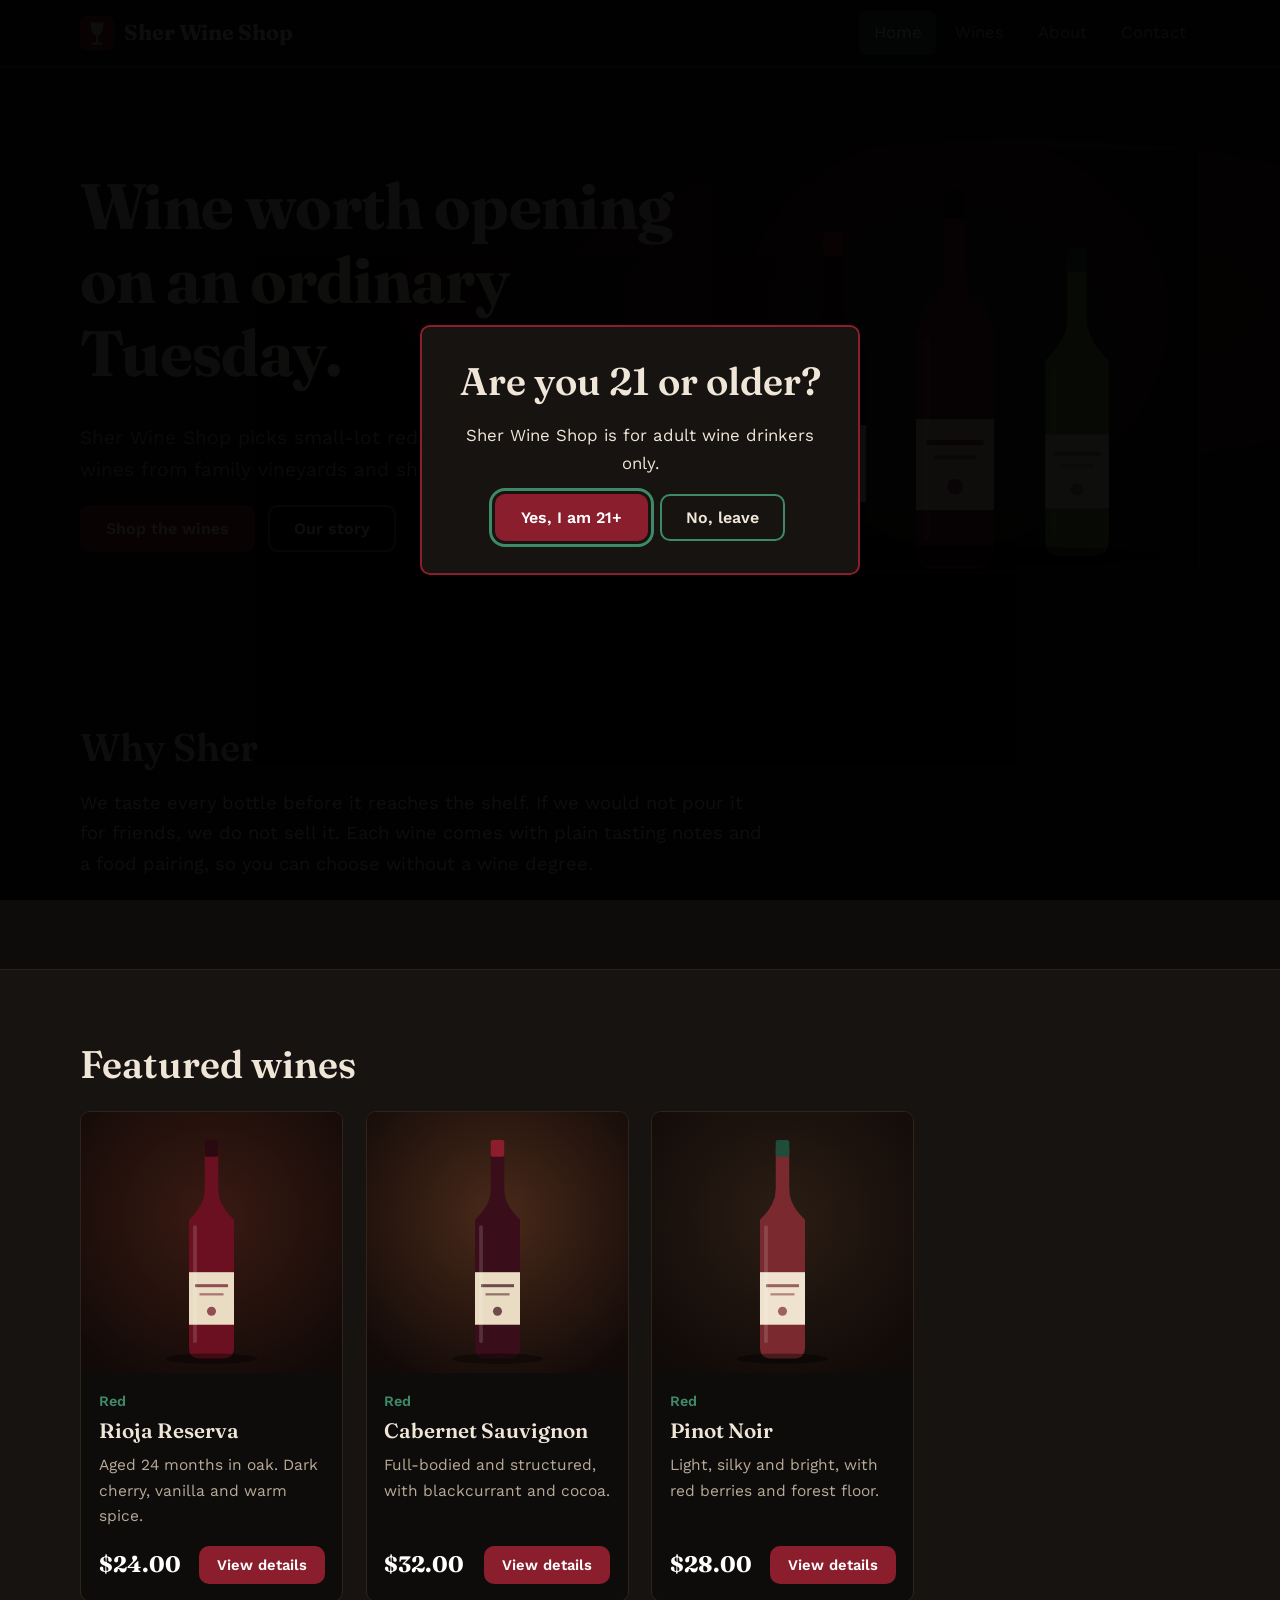
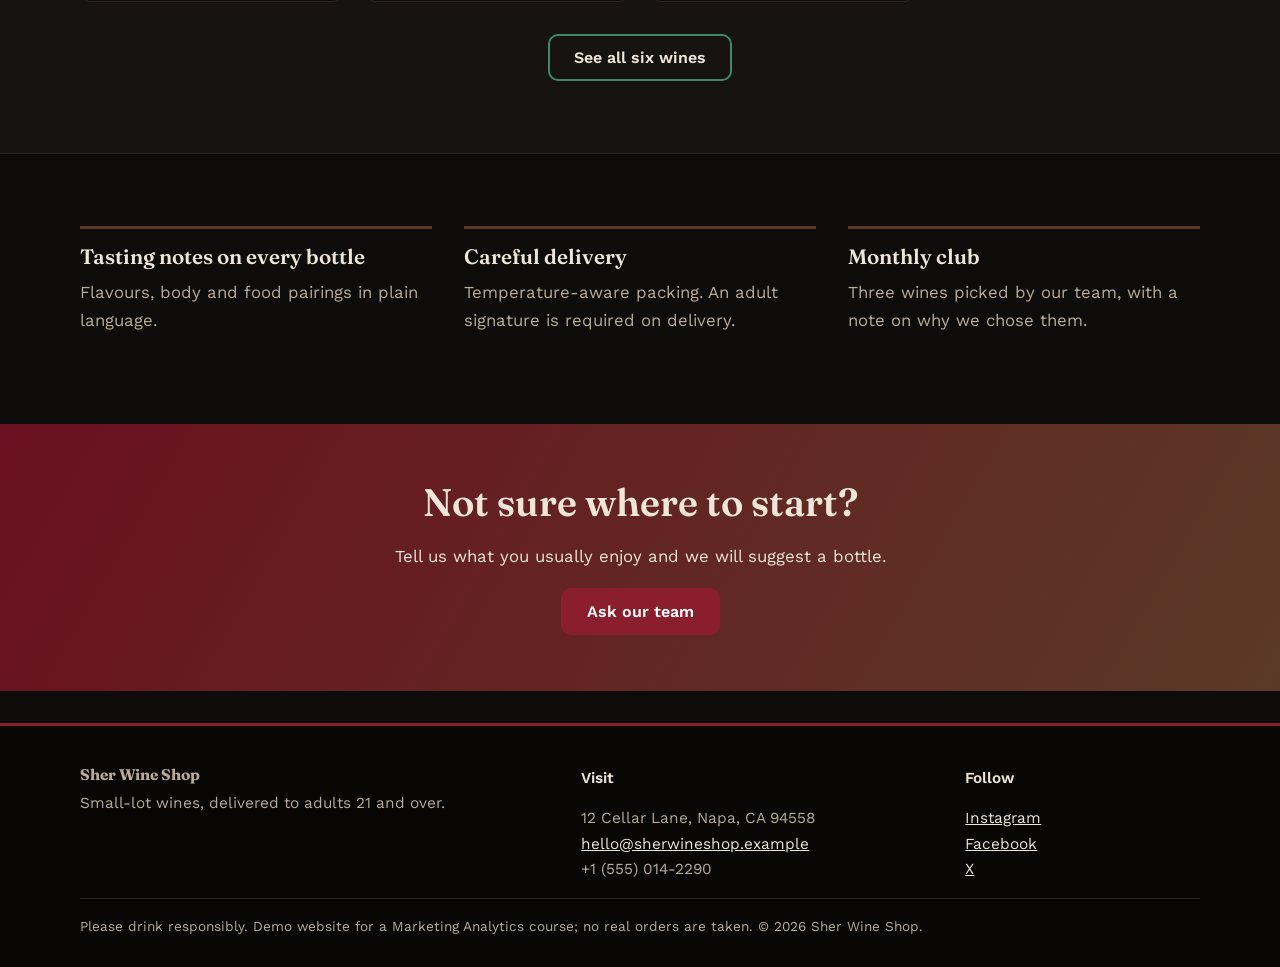
<file: index.html>
<!DOCTYPE html>
<html lang="en">
<head>
<meta charset="UTF-8">
<meta name="viewport" content="width=device-width, initial-scale=1">
<title>Home | Sher Wine Shop</title>
<meta name="description" content="Sher Wine Shop sells small-lot red, white and sparkling wines to adults 21 and over.">
<link rel="icon" href="images/favicon.svg" type="image/svg+xml">
<link rel="preconnect" href="https://fonts.googleapis.com">
<link rel="preconnect" href="https://fonts.gstatic.com" crossorigin>
<link href="https://fonts.googleapis.com/css2?family=Fraunces:opsz,wght@9..144,400;9..144,600;9..144,700&family=Work+Sans:wght@400;500;600&display=swap" rel="stylesheet">
<link rel="stylesheet" href="style.css">
<!-- Google Analytics 4: replace G-XXXXXXXXXX with your Measurement ID -->
<script async src="https://www.googletagmanager.com/gtag/js?id=G-V2CHQTTVBF"></script>
<script>
window.dataLayer=window.dataLayer||[];
function gtag(){dataLayer.push(arguments);}
gtag('js',new Date());
gtag('config','G-XXXXXXXXXX');
</script>
</head>
<body>
<a class="skip" href="#main">Skip to content</a>
<header class="site-header">
<div class="wrap bar">
<a class="logo" href="index.html" aria-label="Sher Wine Shop home"><img src="images/favicon.svg" alt="" width="34" height="34"><span>Sher Wine Shop</span></a>
<button class="nav-toggle" aria-expanded="false" aria-controls="nav" aria-label="Open menu">Menu</button>
<nav id="nav" aria-label="Main"><ul><li><a href="index.html" aria-current="page">Home</a></li><li><a href="products.html">Wines</a></li><li><a href="about.html">About</a></li><li><a href="contact.html">Contact</a></li></ul></nav>
</div>
</header>
<main id="main">
<section class="hero"><div class="wrap hero-grid">
<div><h1>Wine worth opening on an ordinary Tuesday.</h1>
<p class="lead">Sher Wine Shop picks small-lot reds, whites and sparkling wines from family vineyards and ships them to your door.</p>
<div class="btn-row"><a class="btn" href="products.html" data-cta="hero_shop">Shop the wines</a><a class="btn ghost" href="about.html" data-cta="hero_story">Our story</a></div></div>
<img class="hero-img" src="images/hero.svg" alt="Three bottles of wine: red, deep red and white" width="600" height="520"></div></section>
<section class="section"><div class="wrap intro"><h2>Why Sher</h2>
<p>We taste every bottle before it reaches the shelf. If we would not pour it for friends, we do not sell it. Each wine comes with plain tasting notes and a food pairing, so you can choose without a wine degree.</p></div></section>
<section class="section tint"><div class="wrap"><h2>Featured wines</h2><div class="grid"><article class="card" data-category="Red">
<img src="images/wine-1.svg" alt="Bottle of Rioja Reserva" loading="lazy" width="400" height="400">
<div class="card-body"><p class="cat">Red</p><h3>Rioja Reserva</h3><p>Aged 24 months in oak. Dark cherry, vanilla and warm spice.</p>
<div class="buy"><span class="price">$24.00</span><button class="btn small" data-id="WINE-01" data-name="Rioja Reserva" data-category="Red" data-price="24.0" data-notes="Dark cherry, vanilla, cedar. Pairs with lamb and aged cheese." data-origin="Rioja, Spain">View details</button></div></div></article><article class="card" data-category="Red">
<img src="images/wine-2.svg" alt="Bottle of Cabernet Sauvignon" loading="lazy" width="400" height="400">
<div class="card-body"><p class="cat">Red</p><h3>Cabernet Sauvignon</h3><p>Full-bodied and structured, with blackcurrant and cocoa.</p>
<div class="buy"><span class="price">$32.00</span><button class="btn small" data-id="WINE-02" data-name="Cabernet Sauvignon" data-category="Red" data-price="32.0" data-notes="Blackcurrant, cocoa, firm tannins. Pairs with steak." data-origin="Napa Valley, USA">View details</button></div></div></article><article class="card" data-category="Red">
<img src="images/wine-3.svg" alt="Bottle of Pinot Noir" loading="lazy" width="400" height="400">
<div class="card-body"><p class="cat">Red</p><h3>Pinot Noir</h3><p>Light, silky and bright, with red berries and forest floor.</p>
<div class="buy"><span class="price">$28.00</span><button class="btn small" data-id="WINE-03" data-name="Pinot Noir" data-category="Red" data-price="28.0" data-notes="Raspberry, earth, soft tannins. Pairs with salmon and mushrooms." data-origin="Willamette Valley, USA">View details</button></div></div></article></div>
<p class="center"><a class="btn ghost" href="products.html" data-cta="see_all_wines">See all six wines</a></p></div></section>
<section class="section"><div class="wrap perks">
<div><h3>Tasting notes on every bottle</h3><p>Flavours, body and food pairings in plain language.</p></div>
<div><h3>Careful delivery</h3><p>Temperature-aware packing. An adult signature is required on delivery.</p></div>
<div><h3>Monthly club</h3><p>Three wines picked by our team, with a note on why we chose them.</p></div></div></section>
<section class="cta-band"><div class="wrap"><h2>Not sure where to start?</h2><p>Tell us what you usually enjoy and we will suggest a bottle.</p><a class="btn" href="contact.html" data-cta="band_contact">Ask our team</a></div></section>
</main>
<footer class="site-footer">
<div class="wrap foot">
<div><p class="logo-text">Sher Wine Shop</p><p>Small-lot wines, delivered to adults 21 and over.</p></div>
<div><p class="fh">Visit</p><p>12 Cellar Lane, Napa, CA 94558<br><a href="mailto:hello@sherwineshop.example">hello@sherwineshop.example</a><br>+1 (555) 014-2290</p></div>
<div><p class="fh">Follow</p><p><a href="#" data-social="instagram">Instagram</a><br><a href="#" data-social="facebook">Facebook</a><br><a href="#" data-social="x">X</a></p></div>
</div>
<p class="wrap legal">Please drink responsibly. Demo website for a Marketing Analytics course; no real orders are taken. &copy; 2026 Sher Wine Shop.</p>
</footer>
<div id="age-gate" class="age-gate" role="dialog" aria-modal="true" aria-labelledby="age-title" hidden>
<div class="age-box"><h2 id="age-title">Are you 21 or older?</h2><p>Sher Wine Shop is for adult wine drinkers only.</p>
<div class="btn-row"><button class="btn" id="age-yes">Yes, I am 21+</button><a class="btn ghost" href="https://www.responsibility.org/" rel="noopener">No, leave</a></div></div></div>
<script src="script.js"></script>
</body>
</html>
</file>
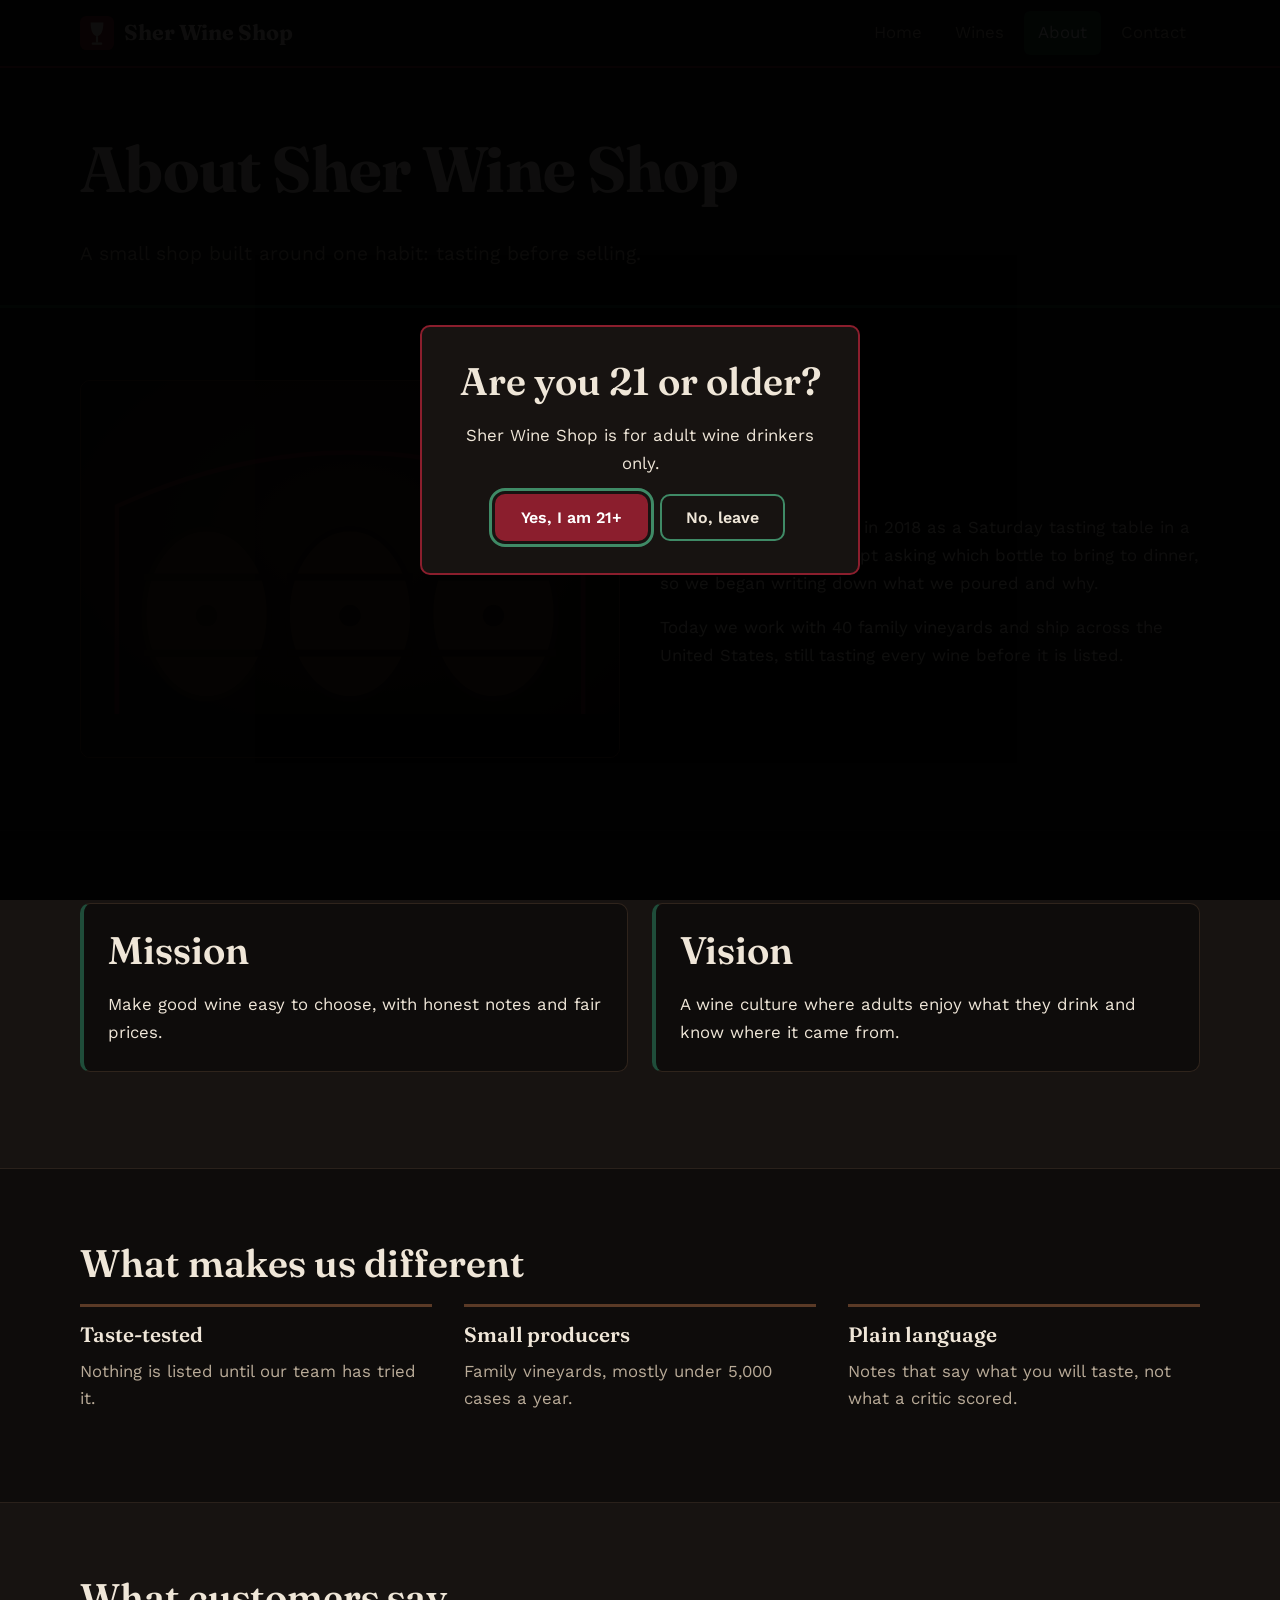
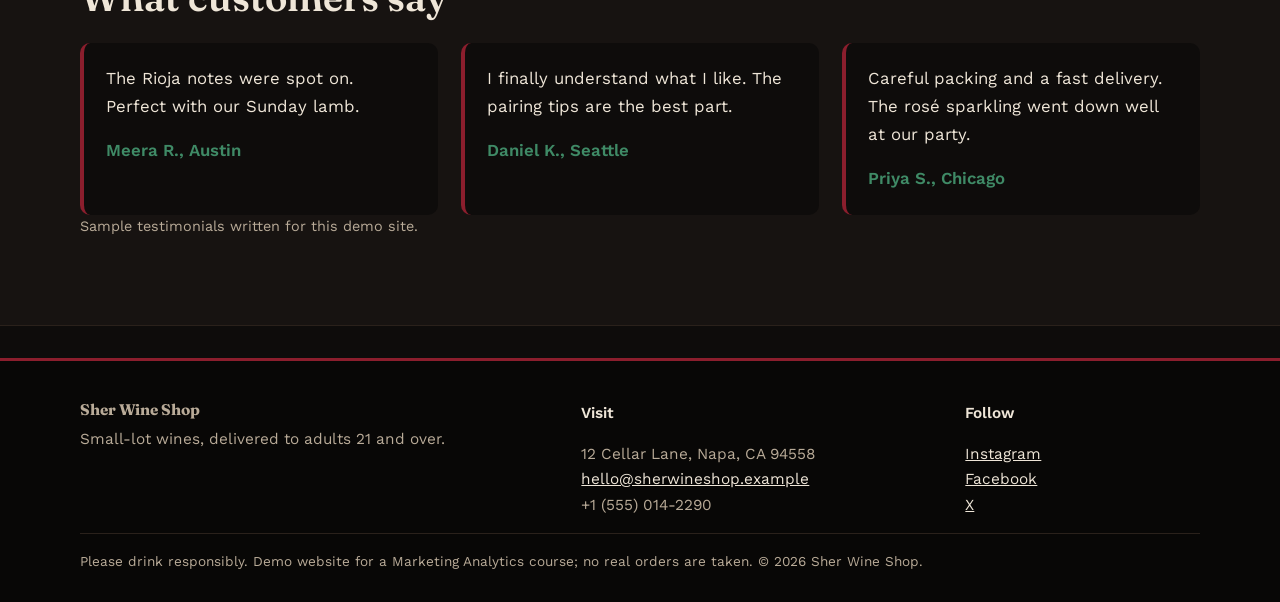
<file: about.html>
<!DOCTYPE html>
<html lang="en">
<head>
<meta charset="UTF-8">
<meta name="viewport" content="width=device-width, initial-scale=1">
<title>About | Sher Wine Shop</title>
<meta name="description" content="Our story, mission, vision and what makes Sher Wine Shop different.">
<link rel="icon" href="images/favicon.svg" type="image/svg+xml">
<link rel="preconnect" href="https://fonts.googleapis.com">
<link rel="preconnect" href="https://fonts.gstatic.com" crossorigin>
<link href="https://fonts.googleapis.com/css2?family=Fraunces:opsz,wght@9..144,400;9..144,600;9..144,700&family=Work+Sans:wght@400;500;600&display=swap" rel="stylesheet">
<link rel="stylesheet" href="style.css">
<!-- Google Analytics 4: replace G-XXXXXXXXXX with your Measurement ID -->
<script async src="https://www.googletagmanager.com/gtag/js?id=G-V2CHQTTVBF"></script>
<script>
window.dataLayer=window.dataLayer||[];
function gtag(){dataLayer.push(arguments);}
gtag('js',new Date());
gtag('config','G-XXXXXXXXXX');
</script>
</head>
<body>
<a class="skip" href="#main">Skip to content</a>
<header class="site-header">
<div class="wrap bar">
<a class="logo" href="index.html" aria-label="Sher Wine Shop home"><img src="images/favicon.svg" alt="" width="34" height="34"><span>Sher Wine Shop</span></a>
<button class="nav-toggle" aria-expanded="false" aria-controls="nav" aria-label="Open menu">Menu</button>
<nav id="nav" aria-label="Main"><ul><li><a href="index.html">Home</a></li><li><a href="products.html">Wines</a></li><li><a href="about.html" aria-current="page">About</a></li><li><a href="contact.html">Contact</a></li></ul></nav>
</div>
</header>
<main id="main">
<section class="page-head"><div class="wrap"><h1>About Sher Wine Shop</h1><p class="lead">A small shop built around one habit: tasting before selling.</p></div></section>
<section class="section"><div class="wrap split"><img src="images/cellar.svg" alt="Oak barrels in a stone wine cellar" width="600" height="420" loading="lazy">
<div><h2>Our story</h2><p>Sher Wine Shop started in 2018 as a Saturday tasting table in a Napa garage. Friends kept asking which bottle to bring to dinner, so we began writing down what we poured and why.</p><p>Today we work with 40 family vineyards and ship across the United States, still tasting every wine before it is listed.</p></div></div></section>
<section class="section tint"><div class="wrap two"><div class="panel"><h2>Mission</h2><p>Make good wine easy to choose, with honest notes and fair prices.</p></div><div class="panel"><h2>Vision</h2><p>A wine culture where adults enjoy what they drink and know where it came from.</p></div></div></section>
<section class="section"><div class="wrap"><h2>What makes us different</h2><div class="perks">
<div><h3>Taste-tested</h3><p>Nothing is listed until our team has tried it.</p></div><div><h3>Small producers</h3><p>Family vineyards, mostly under 5,000 cases a year.</p></div><div><h3>Plain language</h3><p>Notes that say what you will taste, not what a critic scored.</p></div></div></div></section>
<section class="section tint"><div class="wrap"><h2>What customers say</h2><div class="quotes">
<blockquote><p>The Rioja notes were spot on. Perfect with our Sunday lamb.</p><cite>Meera R., Austin</cite></blockquote>
<blockquote><p>I finally understand what I like. The pairing tips are the best part.</p><cite>Daniel K., Seattle</cite></blockquote>
<blockquote><p>Careful packing and a fast delivery. The rosé sparkling went down well at our party.</p><cite>Priya S., Chicago</cite></blockquote></div>
<p class="muted small-note">Sample testimonials written for this demo site.</p></div></section>
</main>
<footer class="site-footer">
<div class="wrap foot">
<div><p class="logo-text">Sher Wine Shop</p><p>Small-lot wines, delivered to adults 21 and over.</p></div>
<div><p class="fh">Visit</p><p>12 Cellar Lane, Napa, CA 94558<br><a href="mailto:hello@sherwineshop.example">hello@sherwineshop.example</a><br>+1 (555) 014-2290</p></div>
<div><p class="fh">Follow</p><p><a href="#" data-social="instagram">Instagram</a><br><a href="#" data-social="facebook">Facebook</a><br><a href="#" data-social="x">X</a></p></div>
</div>
<p class="wrap legal">Please drink responsibly. Demo website for a Marketing Analytics course; no real orders are taken. &copy; 2026 Sher Wine Shop.</p>
</footer>
<div id="age-gate" class="age-gate" role="dialog" aria-modal="true" aria-labelledby="age-title" hidden>
<div class="age-box"><h2 id="age-title">Are you 21 or older?</h2><p>Sher Wine Shop is for adult wine drinkers only.</p>
<div class="btn-row"><button class="btn" id="age-yes">Yes, I am 21+</button><a class="btn ghost" href="https://www.responsibility.org/" rel="noopener">No, leave</a></div></div></div>
<script src="script.js"></script>
</body>
</html>
</file>
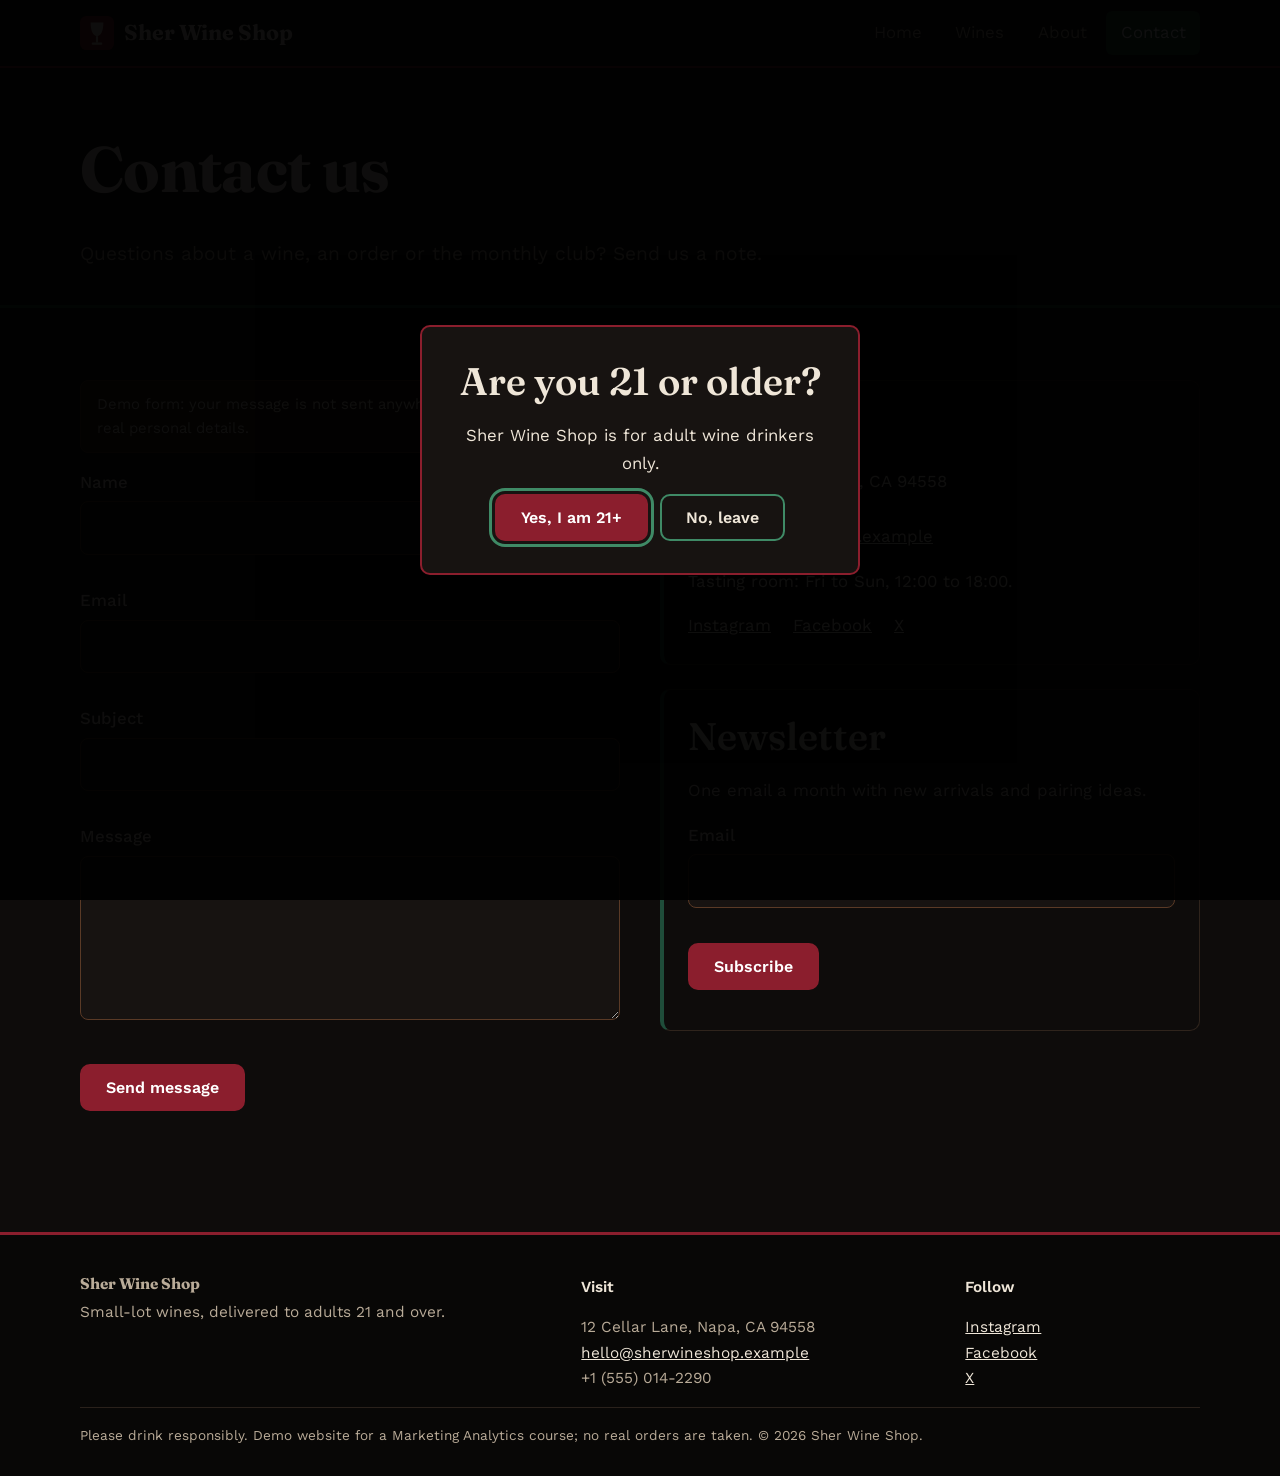
<file: contact.html>
<!DOCTYPE html>
<html lang="en">
<head>
<meta charset="UTF-8">
<meta name="viewport" content="width=device-width, initial-scale=1">
<title>Contact | Sher Wine Shop</title>
<meta name="description" content="Contact Sher Wine Shop or subscribe to our newsletter.">
<link rel="icon" href="images/favicon.svg" type="image/svg+xml">
<link rel="preconnect" href="https://fonts.googleapis.com">
<link rel="preconnect" href="https://fonts.gstatic.com" crossorigin>
<link href="https://fonts.googleapis.com/css2?family=Fraunces:opsz,wght@9..144,400;9..144,600;9..144,700&family=Work+Sans:wght@400;500;600&display=swap" rel="stylesheet">
<link rel="stylesheet" href="style.css">
<!-- Google Analytics 4: replace G-XXXXXXXXXX with your Measurement ID -->
<script async src="https://www.googletagmanager.com/gtag/js?id=G-V2CHQTTVBF"></script>
<script>
window.dataLayer=window.dataLayer||[];
function gtag(){dataLayer.push(arguments);}
gtag('js',new Date());
gtag('config','G-XXXXXXXXXX');
</script>
</head>
<body>
<a class="skip" href="#main">Skip to content</a>
<header class="site-header">
<div class="wrap bar">
<a class="logo" href="index.html" aria-label="Sher Wine Shop home"><img src="images/favicon.svg" alt="" width="34" height="34"><span>Sher Wine Shop</span></a>
<button class="nav-toggle" aria-expanded="false" aria-controls="nav" aria-label="Open menu">Menu</button>
<nav id="nav" aria-label="Main"><ul><li><a href="index.html">Home</a></li><li><a href="products.html">Wines</a></li><li><a href="about.html">About</a></li><li><a href="contact.html" aria-current="page">Contact</a></li></ul></nav>
</div>
</header>
<main id="main">
<section class="page-head"><div class="wrap"><h1>Contact us</h1><p class="lead">Questions about a wine, an order or the monthly club? Send us a note.</p></div></section>
<section class="section"><div class="wrap split top">
<div><form id="contact-form" novalidate data-form="contact">
<p class="notice">Demo form: your message is not sent anywhere. Please do not enter real personal details.</p>
<label for="name">Name</label><input id="name" name="name" type="text" autocomplete="off" required><span class="err" id="name-err" role="alert"></span>
<label for="email">Email</label><input id="email" name="email" type="email" autocomplete="off" required><span class="err" id="email-err" role="alert"></span>
<label for="subject">Subject</label><input id="subject" name="subject" type="text" required><span class="err" id="subject-err" role="alert"></span>
<label for="message">Message</label><textarea id="message" name="message" rows="5" required></textarea><span class="err" id="message-err" role="alert"></span>
<button class="btn" type="submit">Send message</button><p class="ok" id="contact-ok" role="status"></p></form></div>
<aside><div class="panel"><h2>Find us</h2><p>12 Cellar Lane, Napa, CA 94558<br>+1 (555) 014-2290<br><a href="mailto:hello@sherwineshop.example">hello@sherwineshop.example</a></p><p>Tasting room: Fri to Sun, 12:00 to 18:00.</p>
<p class="social"><a href="#" data-social="instagram">Instagram</a> <a href="#" data-social="facebook">Facebook</a> <a href="#" data-social="x">X</a></p></div>
<div class="panel"><h2>Newsletter</h2><p>One email a month with new arrivals and pairing ideas.</p>
<form id="news-form" novalidate data-form="newsletter"><label for="news-email">Email</label><input id="news-email" name="email" type="email" autocomplete="off" required><span class="err" id="news-email-err" role="alert"></span>
<button class="btn" type="submit">Subscribe</button><p class="ok" id="news-ok" role="status"></p></form></div></aside></div></section>
</main>
<footer class="site-footer">
<div class="wrap foot">
<div><p class="logo-text">Sher Wine Shop</p><p>Small-lot wines, delivered to adults 21 and over.</p></div>
<div><p class="fh">Visit</p><p>12 Cellar Lane, Napa, CA 94558<br><a href="mailto:hello@sherwineshop.example">hello@sherwineshop.example</a><br>+1 (555) 014-2290</p></div>
<div><p class="fh">Follow</p><p><a href="#" data-social="instagram">Instagram</a><br><a href="#" data-social="facebook">Facebook</a><br><a href="#" data-social="x">X</a></p></div>
</div>
<p class="wrap legal">Please drink responsibly. Demo website for a Marketing Analytics course; no real orders are taken. &copy; 2026 Sher Wine Shop.</p>
</footer>
<div id="age-gate" class="age-gate" role="dialog" aria-modal="true" aria-labelledby="age-title" hidden>
<div class="age-box"><h2 id="age-title">Are you 21 or older?</h2><p>Sher Wine Shop is for adult wine drinkers only.</p>
<div class="btn-row"><button class="btn" id="age-yes">Yes, I am 21+</button><a class="btn ghost" href="https://www.responsibility.org/" rel="noopener">No, leave</a></div></div></div>
<script src="script.js"></script>
</body>
</html>
</file>
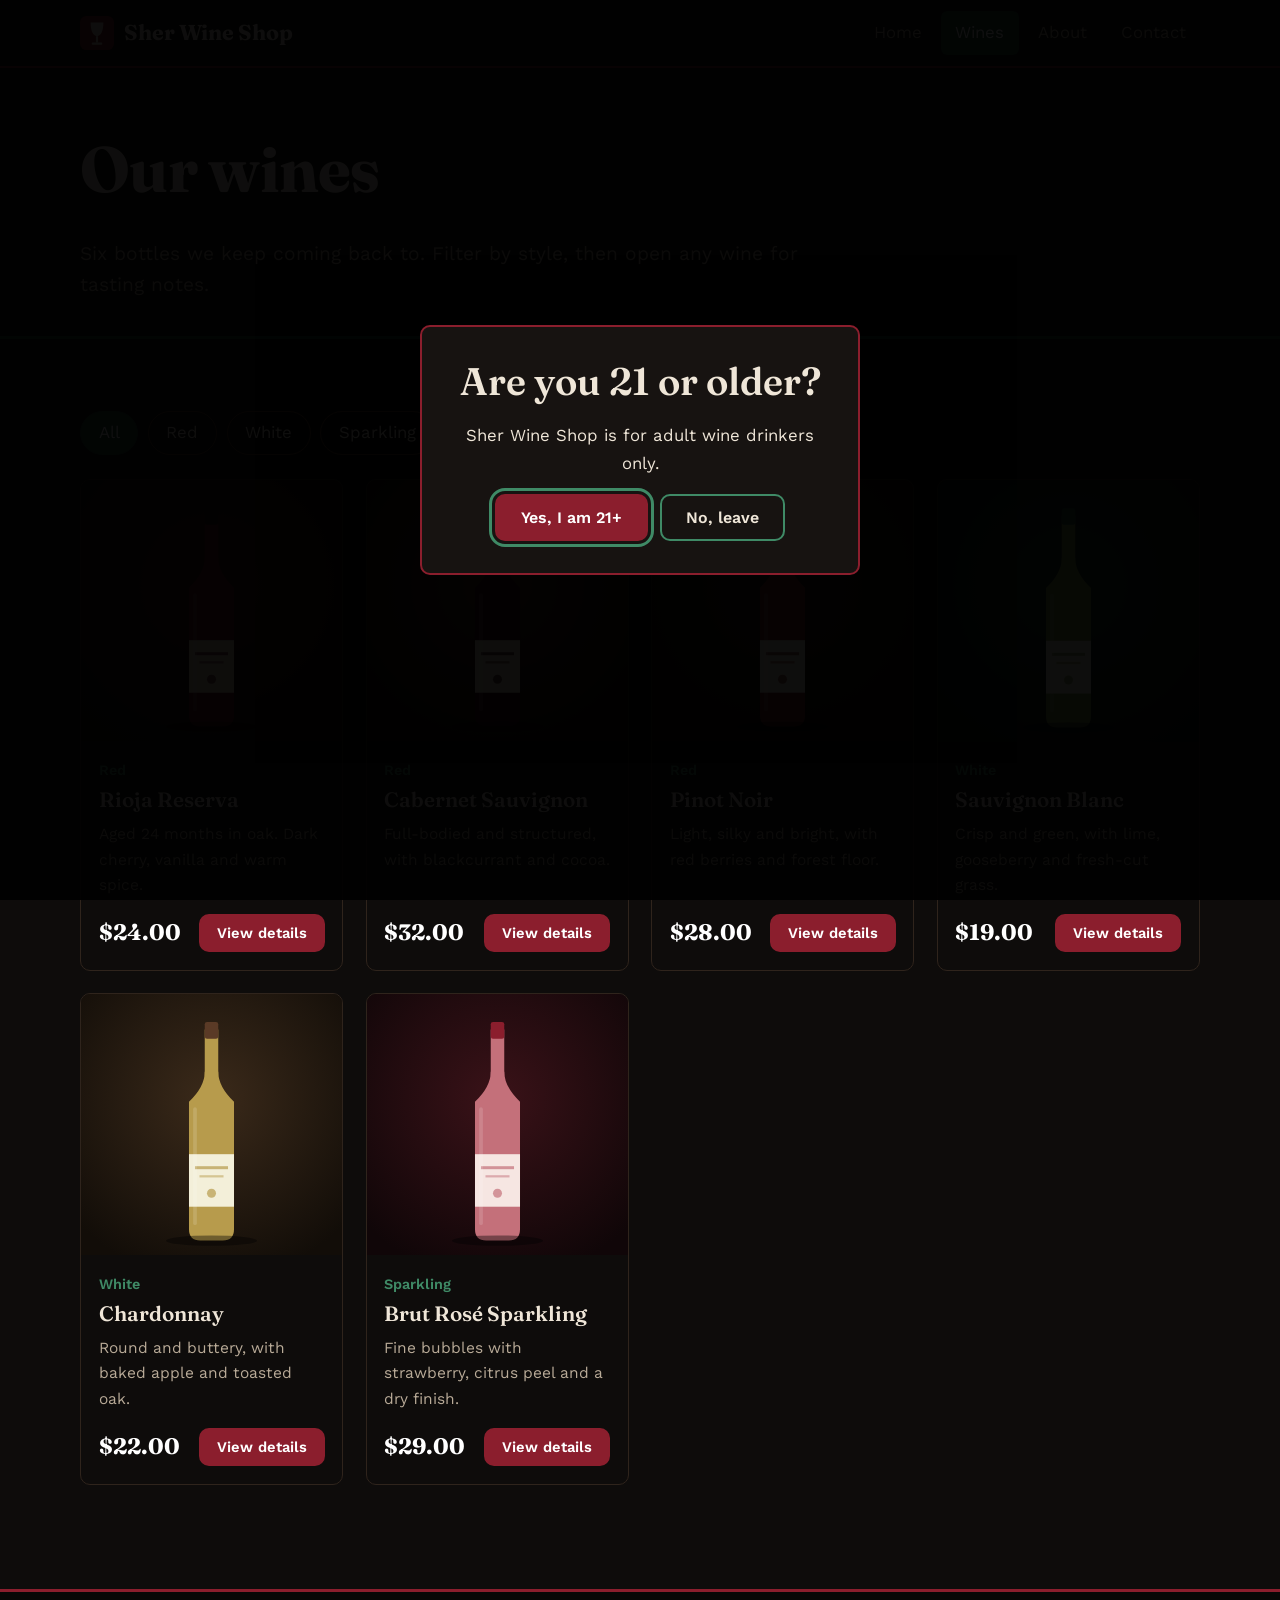
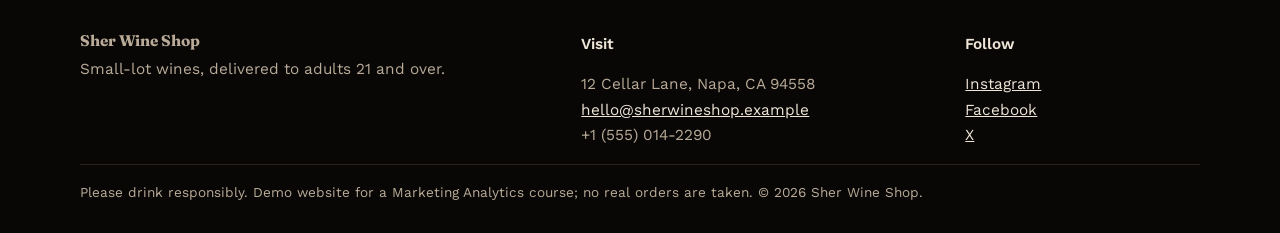
<file: products.html>
<!DOCTYPE html>
<html lang="en">
<head>
<meta charset="UTF-8">
<meta name="viewport" content="width=device-width, initial-scale=1">
<title>Wines | Sher Wine Shop</title>
<meta name="description" content="Browse red, white and sparkling wines with tasting notes and prices.">
<link rel="icon" href="images/favicon.svg" type="image/svg+xml">
<link rel="preconnect" href="https://fonts.googleapis.com">
<link rel="preconnect" href="https://fonts.gstatic.com" crossorigin>
<link href="https://fonts.googleapis.com/css2?family=Fraunces:opsz,wght@9..144,400;9..144,600;9..144,700&family=Work+Sans:wght@400;500;600&display=swap" rel="stylesheet">
<link rel="stylesheet" href="style.css">
<!-- Google Analytics 4: replace G-XXXXXXXXXX with your Measurement ID -->
<script async src="https://www.googletagmanager.com/gtag/js?id=G-V2CHQTTVBF"></script>
<script>
window.dataLayer=window.dataLayer||[];
function gtag(){dataLayer.push(arguments);}
gtag('js',new Date());
gtag('config','G-XXXXXXXXXX');
</script>
</head>
<body>
<a class="skip" href="#main">Skip to content</a>
<header class="site-header">
<div class="wrap bar">
<a class="logo" href="index.html" aria-label="Sher Wine Shop home"><img src="images/favicon.svg" alt="" width="34" height="34"><span>Sher Wine Shop</span></a>
<button class="nav-toggle" aria-expanded="false" aria-controls="nav" aria-label="Open menu">Menu</button>
<nav id="nav" aria-label="Main"><ul><li><a href="index.html">Home</a></li><li><a href="products.html" aria-current="page">Wines</a></li><li><a href="about.html">About</a></li><li><a href="contact.html">Contact</a></li></ul></nav>
</div>
</header>
<main id="main">
<section class="page-head"><div class="wrap"><h1>Our wines</h1><p class="lead">Six bottles we keep coming back to. Filter by style, then open any wine for tasting notes.</p></div></section>
<section class="section"><div class="wrap">
<div class="filters" role="group" aria-label="Filter wines by category"><button class="chip active" data-filter="all">All</button><button class="chip" data-filter="Red">Red</button><button class="chip" data-filter="White">White</button><button class="chip" data-filter="Sparkling">Sparkling</button></div>
<div class="grid" id="product-grid"><article class="card" data-category="Red">
<img src="images/wine-1.svg" alt="Bottle of Rioja Reserva" loading="lazy" width="400" height="400">
<div class="card-body"><p class="cat">Red</p><h3>Rioja Reserva</h3><p>Aged 24 months in oak. Dark cherry, vanilla and warm spice.</p>
<div class="buy"><span class="price">$24.00</span><button class="btn small" data-id="WINE-01" data-name="Rioja Reserva" data-category="Red" data-price="24.0" data-notes="Dark cherry, vanilla, cedar. Pairs with lamb and aged cheese." data-origin="Rioja, Spain">View details</button></div></div></article><article class="card" data-category="Red">
<img src="images/wine-2.svg" alt="Bottle of Cabernet Sauvignon" loading="lazy" width="400" height="400">
<div class="card-body"><p class="cat">Red</p><h3>Cabernet Sauvignon</h3><p>Full-bodied and structured, with blackcurrant and cocoa.</p>
<div class="buy"><span class="price">$32.00</span><button class="btn small" data-id="WINE-02" data-name="Cabernet Sauvignon" data-category="Red" data-price="32.0" data-notes="Blackcurrant, cocoa, firm tannins. Pairs with steak." data-origin="Napa Valley, USA">View details</button></div></div></article><article class="card" data-category="Red">
<img src="images/wine-3.svg" alt="Bottle of Pinot Noir" loading="lazy" width="400" height="400">
<div class="card-body"><p class="cat">Red</p><h3>Pinot Noir</h3><p>Light, silky and bright, with red berries and forest floor.</p>
<div class="buy"><span class="price">$28.00</span><button class="btn small" data-id="WINE-03" data-name="Pinot Noir" data-category="Red" data-price="28.0" data-notes="Raspberry, earth, soft tannins. Pairs with salmon and mushrooms." data-origin="Willamette Valley, USA">View details</button></div></div></article><article class="card" data-category="White">
<img src="images/wine-4.svg" alt="Bottle of Sauvignon Blanc" loading="lazy" width="400" height="400">
<div class="card-body"><p class="cat">White</p><h3>Sauvignon Blanc</h3><p>Crisp and green, with lime, gooseberry and fresh-cut grass.</p>
<div class="buy"><span class="price">$19.00</span><button class="btn small" data-id="WINE-04" data-name="Sauvignon Blanc" data-category="White" data-price="19.0" data-notes="Lime, gooseberry, herbs. Pairs with goat cheese and seafood." data-origin="Marlborough, New Zealand">View details</button></div></div></article><article class="card" data-category="White">
<img src="images/wine-5.svg" alt="Bottle of Chardonnay" loading="lazy" width="400" height="400">
<div class="card-body"><p class="cat">White</p><h3>Chardonnay</h3><p>Round and buttery, with baked apple and toasted oak.</p>
<div class="buy"><span class="price">$22.00</span><button class="btn small" data-id="WINE-05" data-name="Chardonnay" data-category="White" data-price="22.0" data-notes="Apple, butter, toast. Pairs with roast chicken." data-origin="Burgundy, France">View details</button></div></div></article><article class="card" data-category="Sparkling">
<img src="images/wine-6.svg" alt="Bottle of Brut Rosé Sparkling" loading="lazy" width="400" height="400">
<div class="card-body"><p class="cat">Sparkling</p><h3>Brut Rosé Sparkling</h3><p>Fine bubbles with strawberry, citrus peel and a dry finish.</p>
<div class="buy"><span class="price">$29.00</span><button class="btn small" data-id="WINE-06" data-name="Brut Rosé Sparkling" data-category="Sparkling" data-price="29.0" data-notes="Strawberry, citrus, brioche. Pairs with sushi and celebrations." data-origin="Champagne, France">View details</button></div></div></article></div></div></section>
<dialog id="detail" aria-labelledby="d-name"><form method="dialog"><button class="close" aria-label="Close details">&times;</button></form>
<p class="cat" id="d-cat"></p><h2 id="d-name"></h2><p id="d-origin" class="muted"></p><p id="d-notes"></p><p class="price" id="d-price"></p>
<p class="muted small-note">Demo shop: checkout is not available.</p></dialog>
</main>
<footer class="site-footer">
<div class="wrap foot">
<div><p class="logo-text">Sher Wine Shop</p><p>Small-lot wines, delivered to adults 21 and over.</p></div>
<div><p class="fh">Visit</p><p>12 Cellar Lane, Napa, CA 94558<br><a href="mailto:hello@sherwineshop.example">hello@sherwineshop.example</a><br>+1 (555) 014-2290</p></div>
<div><p class="fh">Follow</p><p><a href="#" data-social="instagram">Instagram</a><br><a href="#" data-social="facebook">Facebook</a><br><a href="#" data-social="x">X</a></p></div>
</div>
<p class="wrap legal">Please drink responsibly. Demo website for a Marketing Analytics course; no real orders are taken. &copy; 2026 Sher Wine Shop.</p>
</footer>
<div id="age-gate" class="age-gate" role="dialog" aria-modal="true" aria-labelledby="age-title" hidden>
<div class="age-box"><h2 id="age-title">Are you 21 or older?</h2><p>Sher Wine Shop is for adult wine drinkers only.</p>
<div class="btn-row"><button class="btn" id="age-yes">Yes, I am 21+</button><a class="btn ghost" href="https://www.responsibility.org/" rel="noopener">No, leave</a></div></div></div>
<script src="script.js"></script>
</body>
</html>
</file>
<file: style.css>
:root{--black:#0e0c0b;--ink:#171311;--wine:#8b1e2d;--wine-d:#6b1020;--green:#1f4d3a;--green-l:#3f8a66;--brown:#5a3a26;--text:#efe6d8;--muted:#b9ab98;--radius:10px}
*{box-sizing:border-box}
html{scroll-behavior:smooth}
body{margin:0;background:var(--black);color:var(--text);font:400 1.05rem/1.65 "Work Sans",system-ui,sans-serif}
h1,h2,h3,.logo span,.logo-text,.price{font-family:Fraunces,Georgia,serif;line-height:1.15;margin:0 0 .5em}
h1{font-size:clamp(2.3rem,6vw,4rem);font-weight:700;letter-spacing:-.01em}
h2{font-size:clamp(1.7rem,3.5vw,2.4rem);font-weight:600}
h3{font-size:1.3rem;font-weight:600}
p{margin:0 0 1em;max-width:62ch}
a{color:var(--text)}a:hover{color:#fff}
img{max-width:100%;height:auto;display:block}
:focus-visible{outline:3px solid var(--green-l);outline-offset:3px}
.wrap{width:min(1120px,92%);margin-inline:auto}
.skip{position:absolute;left:-999px;top:0;background:var(--wine);color:#fff;padding:.6rem 1rem;z-index:100}.skip:focus{left:0}
.site-header{position:sticky;top:0;z-index:20;background:rgba(14,12,11,.94);backdrop-filter:blur(6px);border-bottom:2px solid var(--wine)}
.bar{display:flex;align-items:center;justify-content:space-between;padding:.7rem 0;gap:1rem}
.logo{display:flex;align-items:center;gap:.6rem;text-decoration:none}.logo span{font-size:1.35rem;font-weight:700;margin:0}
nav ul{display:flex;gap:.3rem;list-style:none;margin:0;padding:0}
nav a{display:block;padding:.5rem .9rem;text-decoration:none;border-radius:6px;color:var(--muted);transition:background .2s,color .2s}
nav a:hover{background:var(--brown);color:#fff}nav a[aria-current]{color:#fff;background:var(--green)}
.nav-toggle{display:none;background:none;border:1px solid var(--brown);color:var(--text);padding:.45rem .9rem;border-radius:6px;font:inherit;cursor:pointer}
.btn{display:inline-block;background:var(--wine);color:#fff;border:2px solid var(--wine);padding:.75rem 1.5rem;border-radius:var(--radius);font:600 1rem "Work Sans",sans-serif;text-decoration:none;cursor:pointer;transition:background .2s,transform .2s}
.btn:hover{background:var(--wine-d);border-color:var(--wine-d);color:#fff;transform:translateY(-2px)}
.btn.ghost{background:transparent;border-color:var(--green-l);color:var(--text)}.btn.ghost:hover{background:var(--green);border-color:var(--green)}
.btn.small{padding:.5rem 1rem;font-size:.92rem}
.btn-row{display:flex;gap:.8rem;flex-wrap:wrap}
.hero{background:radial-gradient(ellipse at 80% 40%,rgba(139,30,45,.5),transparent 60%),var(--black);padding:clamp(2.5rem,7vw,5rem) 0}
.hero-grid{display:grid;grid-template-columns:1.1fr .9fr;gap:2rem;align-items:center}
.lead{font-size:1.2rem;color:var(--muted)}
.hero-img{border-radius:var(--radius);border:1px solid var(--brown);animation:rise .9s ease both}
@keyframes rise{from{opacity:0;transform:translateY(18px)}to{opacity:1;transform:none}}
.section{padding:clamp(2.5rem,6vw,4.5rem) 0}.tint{background:var(--ink);border-block:1px solid #2a211b}
.page-head{padding:clamp(2.5rem,6vw,4rem) 0 1rem;border-bottom:3px solid var(--green)}
.intro p{font-size:1.15rem}.center{text-align:center;margin:2rem auto 0;max-width:none}
.grid{display:grid;grid-template-columns:repeat(auto-fill,minmax(250px,1fr));gap:1.4rem;margin-top:1.5rem}
.card{background:var(--black);border:1px solid #2f241c;border-radius:var(--radius);overflow:hidden;display:flex;flex-direction:column;transition:border-color .2s,transform .2s}
.card:hover{border-color:var(--wine);transform:translateY(-4px)}
.card[hidden]{display:none}
.card-body{padding:1.1rem;display:flex;flex-direction:column;flex:1}.card-body p:not(.cat){color:var(--muted);font-size:.97rem}
.cat{color:var(--green-l);font-weight:600;font-size:.9rem;margin:0 0 .3rem}
.buy{display:flex;justify-content:space-between;align-items:center;margin-top:auto;gap:1rem}
.price{font-size:1.4rem;font-weight:700;color:#fff;margin:0}
.filters{display:flex;gap:.6rem;flex-wrap:wrap}
.chip{background:transparent;color:var(--text);border:1px solid var(--brown);padding:.45rem 1.1rem;border-radius:999px;font:inherit;cursor:pointer;transition:background .2s}
.chip:hover{background:var(--brown)}.chip.active{background:var(--green);border-color:var(--green);color:#fff}
.perks{display:grid;grid-template-columns:repeat(auto-fit,minmax(240px,1fr));gap:2rem}
.perks>div{border-top:3px solid var(--brown);padding-top:1rem}.perks p{color:var(--muted)}
.cta-band{background:linear-gradient(120deg,var(--wine-d),var(--brown));padding:3.5rem 0;text-align:center}
.cta-band p{margin-inline:auto}
.split{display:grid;grid-template-columns:1fr 1fr;gap:2.5rem;align-items:center}.split.top{align-items:start}
.split img{border-radius:var(--radius);border:1px solid var(--brown)}
.two{display:grid;grid-template-columns:1fr 1fr;gap:1.5rem}
.panel{background:var(--black);border:1px solid #2f241c;border-left:4px solid var(--green);border-radius:var(--radius);padding:1.5rem;margin-bottom:1.5rem}.panel p:last-child{margin-bottom:0}
.quotes{display:grid;grid-template-columns:repeat(auto-fit,minmax(250px,1fr));gap:1.4rem;margin-top:1.5rem}
blockquote{margin:0;padding:1.4rem;background:var(--black);border-left:4px solid var(--wine);border-radius:var(--radius)}
cite{color:var(--green-l);font-style:normal;font-weight:600}
.muted{color:var(--muted)}.small-note{font-size:.9rem}
form label{display:block;margin:1rem 0 .3rem;font-weight:500}
input,textarea{width:100%;padding:.75rem .9rem;background:var(--ink);color:var(--text);border:1px solid var(--brown);border-radius:8px;font:inherit}
input:focus,textarea:focus{border-color:var(--green-l)}
input[aria-invalid=true],textarea[aria-invalid=true]{border-color:#e0556a}
form .btn{margin-top:1.2rem}
.err{display:block;color:#ff8a9a;font-size:.9rem;min-height:1.1em}
.ok{color:var(--green-l);font-weight:600;margin-top:1rem}
.notice{background:rgba(90,58,38,.4);border:1px solid var(--brown);padding:.7rem 1rem;border-radius:8px;font-size:.93rem}
.social a{margin-right:1rem}
dialog{background:var(--ink);color:var(--text);border:2px solid var(--wine);border-radius:var(--radius);padding:2rem;width:min(480px,92vw)}
dialog::backdrop{background:rgba(0,0,0,.75)}
.close{position:absolute;right:.8rem;top:.5rem;background:none;border:0;color:var(--text);font-size:2rem;cursor:pointer}
.site-footer{background:#080706;border-top:3px solid var(--wine);padding:2.5rem 0 1rem;margin-top:2rem}
.foot{display:grid;grid-template-columns:2fr 1.5fr 1fr;gap:2rem}.foot p{color:var(--muted);font-size:.96rem}
.logo-text{font-size:1.5rem;font-weight:700;color:var(--text)}.fh{color:var(--text)!important;font-weight:600}
.legal{border-top:1px solid #2a211b;padding-top:1rem;font-size:.85rem;color:var(--muted);max-width:none}
.age-gate{position:fixed;inset:0;background:rgba(0,0,0,.94);z-index:200;display:flex;align-items:center;justify-content:center;padding:1rem}
.age-gate[hidden]{display:none}
.age-box{background:var(--ink);border:2px solid var(--wine);border-radius:var(--radius);padding:2rem;max-width:440px;text-align:center}.age-box .btn-row{justify-content:center}
@media(max-width:820px){
.hero-grid,.split,.two,.foot{grid-template-columns:1fr}
.nav-toggle{display:block}
nav{position:absolute;left:0;right:0;top:100%;background:var(--black);border-bottom:2px solid var(--wine);display:none}
nav.open{display:block}nav ul{flex-direction:column;padding:.5rem 4%}
}
@media(prefers-reduced-motion:reduce){*{animation:none!important;transition:none!important;scroll-behavior:auto!important}}
</file>
